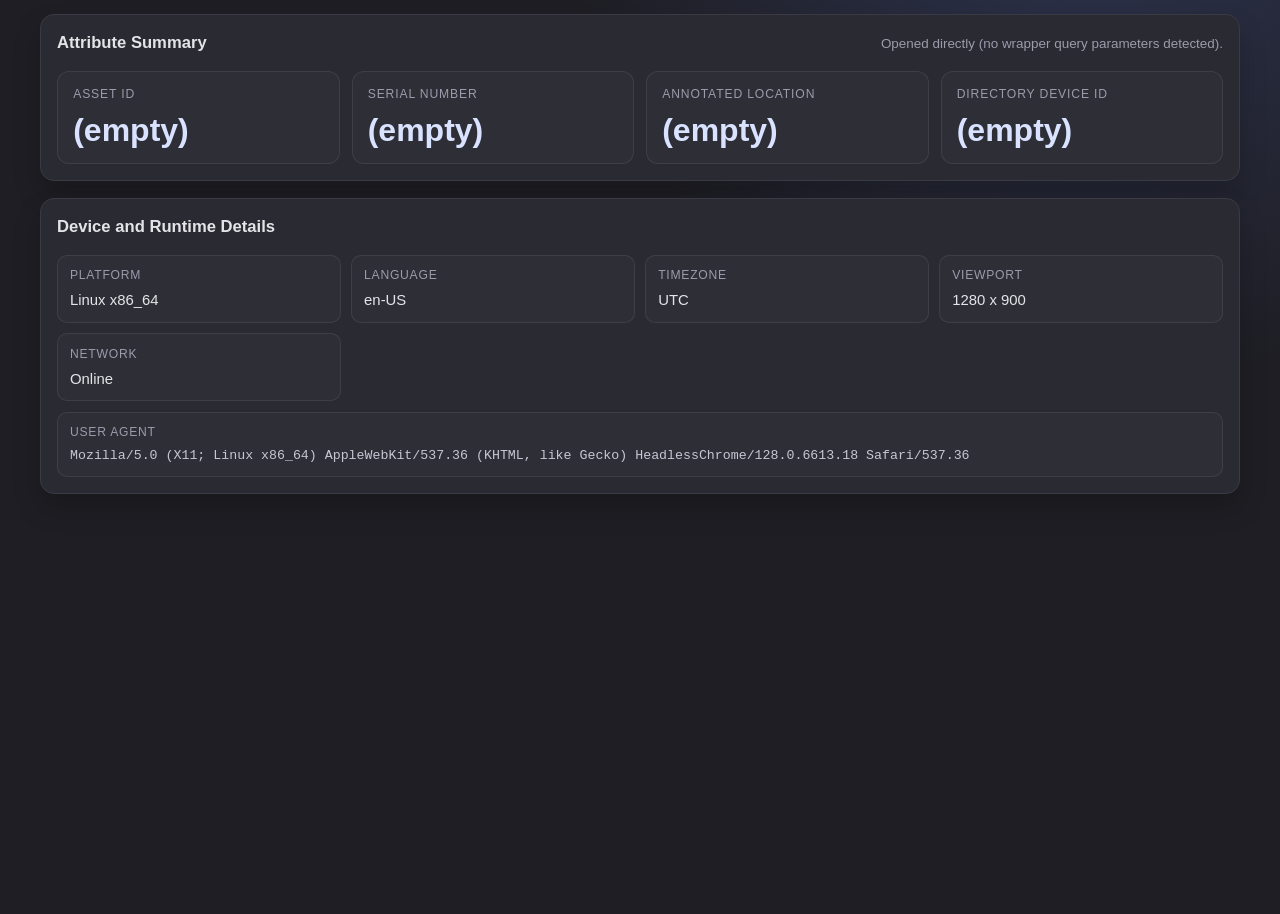
<file: docs/index.html>
<!doctype html>
<html lang="en">
  <head>
    <meta charset="utf-8" />
    <meta name="viewport" content="width=device-width, initial-scale=1" />
    <title>ChromeOS Device Information Panel</title>
    <link rel="stylesheet" href="style.css" />
  </head>
  <body>
    <main class="page-main">
      <section class="panel" aria-label="Device attributes">
        <div class="panel-head">
          <h2>Attribute Summary</h2>
          <span id="status" class="meta">Awaiting wrapper values.</span>
        </div>
        <div class="summary-grid">
          <article class="summary-item">
            <div class="label">Asset ID</div>
            <p id="assetId" class="value">--</p>
          </article>

          <article class="summary-item">
            <div class="label">Serial Number</div>
            <p id="serialNumber" class="value">--</p>
          </article>

          <article class="summary-item">
            <div class="label">Annotated Location</div>
            <p id="annotatedLocation" class="value">--</p>
          </article>

          <article class="summary-item">
            <div class="label">Directory Device ID</div>
            <p id="directoryDeviceId" class="value">--</p>
          </article>
        </div>
      </section>

      <section class="panel" aria-label="Runtime details">
        <div class="panel-head">
          <h2>Device and Runtime Details</h2>
        </div>
        <div class="details-grid">
          <div class="detail-row">
            <span class="detail-label">Platform</span>
            <span id="platform" class="detail-value">--</span>
          </div>
          <div class="detail-row">
            <span class="detail-label">Language</span>
            <span id="language" class="detail-value">--</span>
          </div>
          <div class="detail-row">
            <span class="detail-label">Timezone</span>
            <span id="timezone" class="detail-value">--</span>
          </div>
          <div class="detail-row">
            <span class="detail-label">Viewport</span>
            <span id="viewport" class="detail-value">--</span>
          </div>
          <div class="detail-row">
            <span class="detail-label">Network</span>
            <span id="onlineStatus" class="detail-value">--</span>
          </div>
          <div class="detail-row detail-row-wide">
            <span class="detail-label">User Agent</span>
            <span id="userAgent" class="detail-value detail-mono">--</span>
          </div>
        </div>
      </section>
    </main>

    <script src="app.js"></script>
  </body>
</html>
</file>
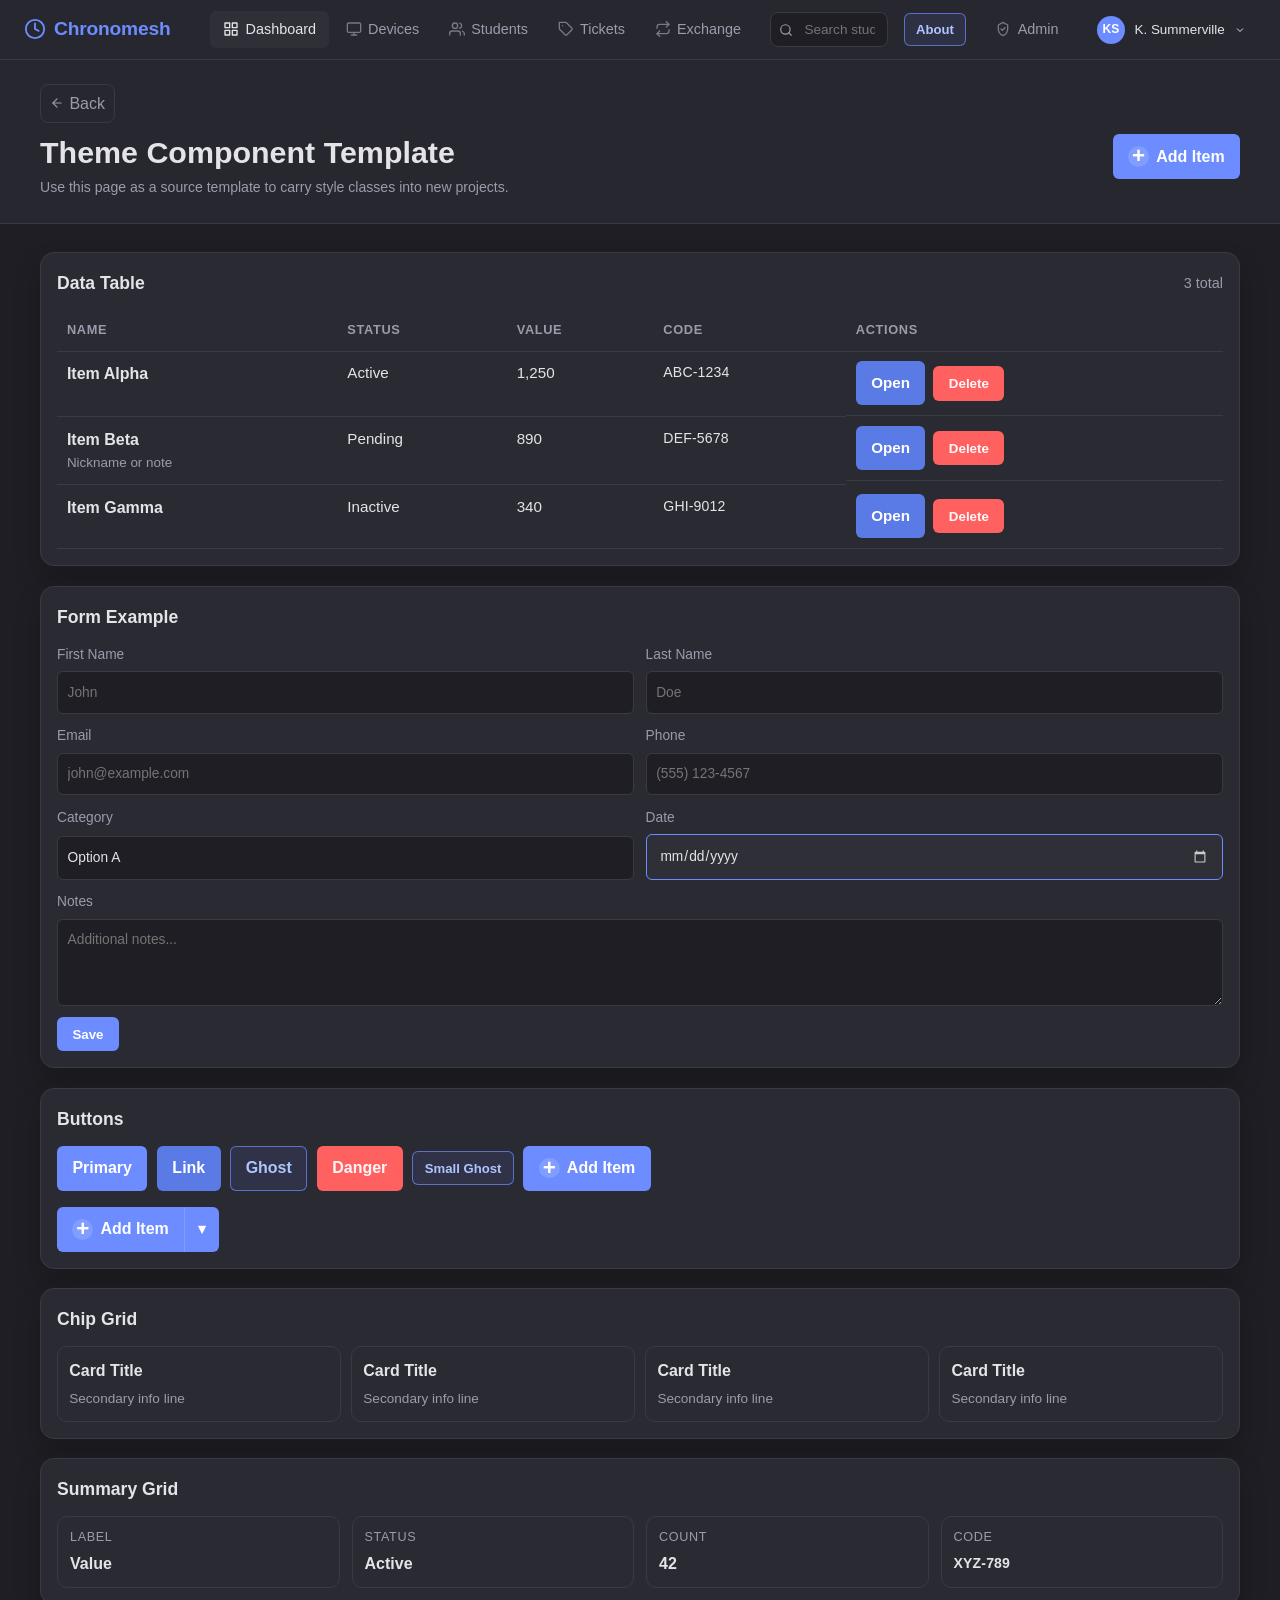
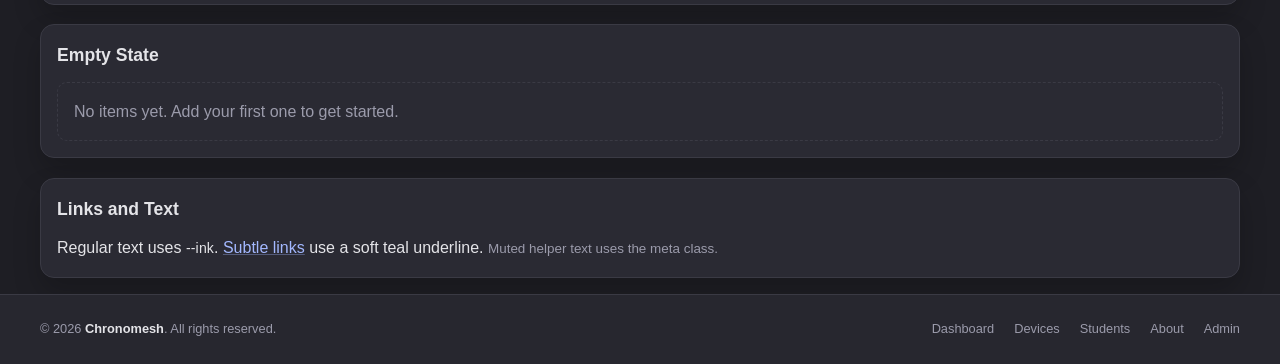
<file: Template.html>
<!DOCTYPE html>
<html lang="en">
<head>
  <meta charset="UTF-8" />
  <meta name="viewport" content="width=device-width, initial-scale=1.0" />
  <title>Theme Template</title>
  <meta name="description" content="Portable Chronomesh theme template with full CSS tokens, components, and layout patterns." />
  <style>
/* ══════════════════════════════════════════════════════
   THEME — Design System
   Dark-mode theme with blue-purple accent
   Fonts: System font stack
   ══════════════════════════════════════════════════════ */

/* ── Design Tokens ── */
:root {
  --bg: #1e1e24;
  --surface: #27272f;
  --surface-hover: #2f2f38;
  --border: #3a3a44;
  --text: #e4e4e8;
  --text-muted: #9b9bab;
  --accent: #6c8cff;
  --accent-hover: #849eff;
  --card-bg: #2a2a33;
  --danger: #ff6161;
}

/* ── Reset ── */
*, *::before, *::after {
  margin: 0;
  padding: 0;
  box-sizing: border-box;
}

[hidden] {
  display: none !important;
}

a {
  color: inherit;
  text-decoration: none;
}

/* ── Body ── */
body {
  font-family: -apple-system, BlinkMacSystemFont, 'Segoe UI', Roboto, Oxygen, sans-serif;
  background-color: var(--bg);
  color: var(--text);
  min-height: 100vh;
  display: flex;
  flex-direction: column;
  line-height: 1.6;
  font-variant-numeric: tabular-nums;
}

/* ── Navbar ── */
nav {
  display: flex;
  align-items: center;
  justify-content: space-between;
  padding: 0 1.5rem;
  height: 60px;
  background-color: var(--surface);
  border-bottom: 1px solid var(--border);
  position: sticky;
  top: 0;
  z-index: 100;
  gap: 1rem;
}

.nav-left {
  display: flex;
  align-items: center;
  gap: 2.5rem;
}

.app-name {
  display: flex;
  align-items: center;
  gap: 0.5rem;
  font-size: 1.2rem;
  font-weight: 600;
  letter-spacing: -0.01em;
  color: var(--accent);
}

.app-logo {
  width: 22px;
  height: 22px;
  flex-shrink: 0;
}

.nav-links {
  display: flex;
  align-items: center;
  gap: 0.25rem;
  list-style: none;
}

.nav-links a {
  display: inline-flex;
  align-items: center;
  gap: 0.4rem;
  padding: 0.45rem 0.8rem;
  border-radius: 6px;
  font-size: 0.9rem;
  font-weight: 500;
  color: var(--text-muted);
  transition: color 0.15s ease, background-color 0.15s ease;
}

.nav-icon {
  width: 16px;
  height: 16px;
  flex-shrink: 0;
  opacity: 0.7;
}

.nav-links a:hover {
  color: var(--text);
  background-color: var(--surface-hover);
}

.nav-links a:hover .nav-icon {
  opacity: 1;
}

.nav-links a.active {
  color: var(--text);
  background-color: var(--surface-hover);
}

.nav-links a.active .nav-icon {
  opacity: 1;
}

.nav-right-link {
  display: inline-flex;
  align-items: center;
  gap: 0.4rem;
  padding: 0.45rem 0.8rem;
  border-radius: 6px;
  font-size: 0.9rem;
  font-weight: 500;
  color: var(--text-muted);
  transition: color 0.15s ease, background-color 0.15s ease;
}

.nav-right-link:hover {
  color: var(--text);
  background-color: var(--surface-hover);
}

.nav-right {
  display: flex;
  align-items: center;
  gap: 1rem;
}

.nav-user {
  font-size: 0.84rem;
  color: var(--text-muted);
  max-width: 220px;
  overflow: hidden;
  text-overflow: ellipsis;
  white-space: nowrap;
}

.btn-login {
  display: inline-flex;
  align-items: center;
  gap: 0.5rem;
  padding: 0.5rem 1.15rem;
  background-color: var(--accent);
  color: #fff;
  border: none;
  border-radius: 6px;
  font-size: 0.875rem;
  font-weight: 500;
  cursor: pointer;
  transition: background-color 0.15s ease;
}

.btn-login:hover {
  background-color: var(--accent-hover);
}

.btn-login svg {
  width: 18px;
  height: 18px;
}

/* ── Page Header ── */
.page-header {
  background: var(--surface);
  border-bottom: 1px solid var(--border);
  padding: 1.5rem 0;
}

.page-header-inner {
  width: min(1200px, 96vw);
  margin: 0 auto;
}

.page-back-button {
  display: flex;
  align-items: center;
  gap: 0.35rem;
  font-size: 0.82rem;
  color: var(--text-muted);
  margin-bottom: 0.7rem;
  background: transparent;
  border: 1px solid var(--border);
  border-radius: 8px;
  padding: 0.35rem 0.55rem;
  cursor: pointer;
  font: inherit;
  transition: border-color 120ms ease, color 120ms ease, background-color 120ms ease;
}

.page-back-button svg {
  width: 14px;
  height: 14px;
}

.page-back-button:hover {
  color: var(--text);
  border-color: rgba(108, 140, 255, 0.5);
  background: rgba(108, 140, 255, 0.1);
}

.page-title-row {
  display: flex;
  align-items: flex-start;
  justify-content: space-between;
  gap: 1rem;
  flex-wrap: wrap;
}

.page-title-row h1 {
  margin: 0;
  font-size: clamp(1.3rem, 3.5vw, 1.9rem);
  font-weight: 700;
  line-height: 1.2;
}

.page-title-row .subtitle {
  color: var(--text-muted);
  font-size: 0.88rem;
  margin: 0.35rem 0 0;
}

.page-actions {
  display: flex;
  flex-wrap: wrap;
  gap: 0.5rem;
  align-items: center;
  flex-shrink: 0;
}

.page-tabs-bar {
  display: flex;
  align-items: center;
  justify-content: space-between;
  gap: 1rem;
  flex-wrap: wrap;
}

/* ── Page Content ── */
.page-main {
  width: min(1200px, 96vw);
  margin: 1.8rem auto 1rem;
  display: grid;
  gap: 1.2rem;
  flex: 1;
  align-content: start;
  align-items: start;
}

/* ── Footer ── */
footer {
  padding: 1.5rem 2rem;
  border-top: 1px solid var(--border);
  background-color: var(--surface);
  margin-top: auto;
}

.footer-inner {
  max-width: 1200px;
  margin: 0 auto;
  display: flex;
  align-items: center;
  justify-content: space-between;
  font-size: 0.8rem;
  color: var(--text-muted);
}

.footer-inner .brand {
  font-weight: 600;
  color: var(--text);
}

.footer-links {
  display: flex;
  gap: 1.25rem;
}

.footer-links a {
  color: var(--text-muted);
  font-size: 0.8rem;
  transition: color 0.15s ease;
}

.footer-links a:hover {
  color: var(--text);
}

/* ── Panels / Cards ── */
.panel {
  background: var(--card-bg);
  border: 1px solid var(--border);
  border-radius: 14px;
  padding: 1rem;
  box-shadow: 0 14px 28px rgba(0, 0, 0, 0.2);
  height: fit-content;
  align-self: start;
  transition: border-color 0.15s ease, box-shadow 0.15s ease;
}

.panel:hover {
  border-color: rgba(108,140,255,0.3);
}

.panel-head {
  display: flex;
  justify-content: space-between;
  align-items: center;
  gap: 0.8rem;
  margin-bottom: 0.8rem;
}

.panel-head h2 {
  margin: 0;
  font-size: 1.1rem;
}

.panel-head span {
  color: var(--text-muted);
  font-size: 0.9rem;
}

.panel-head-actions {
  display: flex;
  align-items: center;
  gap: 0.75rem;
  flex-wrap: wrap;
}

/* ── Buttons ── */
.button {
  border: 1px solid transparent;
  border-radius: 6px;
  background: var(--accent);
  color: #fff;
  text-decoration: none;
  display: inline-flex;
  align-items: center;
  justify-content: center;
  padding: 0.55rem 0.9rem;
  font-weight: 600;
  cursor: pointer;
  transition: background-color 0.15s ease, transform 120ms ease;
}

.button:hover {
  background-color: var(--accent-hover);
  transform: translateY(-1px);
}

.button-link {
  background: #5a7ae6;
}

.button-ghost {
  background: rgba(108, 140, 255, 0.1);
  color: #b0c4ff;
  border-color: rgba(108, 140, 255, 0.7);
}

.button-danger {
  background: var(--danger);
  color: #fff7f7;
}

.button-add {
  gap: 0.45rem;
  font-size: 1rem;
}

.btn-sm {
  padding: 0.32rem 0.72rem !important;
  font-size: 0.82rem !important;
  border-radius: 6px !important;
}

.button.is-active {
  border-color: rgba(108, 140, 255, 0.8);
  color: #d0ddff;
  background: rgba(108, 140, 255, 0.2);
}

/* ── Split Action (Button + Dropdown) ── */
.split-action {
  position: relative;
  display: inline-flex;
  align-items: stretch;
}

.split-main {
  border-top-right-radius: 0;
  border-bottom-right-radius: 0;
}

.split-toggle {
  min-width: 2.2rem;
  padding: 0.55rem 0.55rem;
  border-top-left-radius: 0;
  border-bottom-left-radius: 0;
  border-left: 1px solid rgba(255, 255, 255, 0.15);
  font-size: 0.92rem;
  line-height: 1;
}

.split-menu {
  position: absolute;
  right: 0;
  top: calc(100% + 0.45rem);
  min-width: 220px;
  background: var(--surface);
  border: 1px solid var(--border);
  border-radius: 10px;
  box-shadow: 0 16px 28px rgba(0, 0, 0, 0.35);
  overflow: hidden;
  z-index: 20;
}

.split-menu-item {
  display: block;
  padding: 0.62rem 0.72rem;
  color: var(--text);
  text-decoration: none;
  font-size: 0.9rem;
  background: transparent;
}

.split-menu-item:hover {
  background: rgba(108, 140, 255, 0.13);
}

.plus-icon {
  display: inline-flex;
  align-items: center;
  justify-content: center;
  width: 1.3rem;
  height: 1.3rem;
  border-radius: 999px;
  background: rgba(255, 255, 255, 0.15);
  color: #fff;
  font-size: 1.4rem;
  line-height: 1;
  font-weight: 700;
}

/* ── Tables ── */
.table-wrap {
  width: 100%;
  overflow-x: auto;
}

table {
  width: 100%;
  border-collapse: collapse;
  min-width: 820px;
}

th,
td {
  text-align: left;
  padding: 0.62rem;
  border-bottom: 1px solid var(--border);
  vertical-align: top;
}

td {
  font-size: 0.95rem;
}

td strong {
  font-size: 1rem;
}

th {
  font-size: 0.8rem;
  text-transform: uppercase;
  letter-spacing: 0.05em;
  color: var(--text-muted);
}

.sort-arrow {
  display: inline-block;
  margin-left: 2px;
  font-size: 0.7rem;
  color: rgba(255, 255, 255, 0.22);
  text-decoration: none;
  line-height: 1;
}

.sort-arrow:hover {
  color: rgba(255, 255, 255, 0.6);
}

.sort-arrow.active {
  color: var(--accent);
}

.sort-link {
  color: inherit;
  text-decoration: none;
  transition: color 130ms ease;
}

.sort-link:hover {
  color: var(--text);
}

.sort-link.active {
  color: var(--accent);
}

.row-actions {
  display: flex;
  gap: 0.5rem;
  align-items: center;
  white-space: nowrap;
}

/* ── Forms ── */
.form-grid {
  display: grid;
  grid-template-columns: repeat(2, minmax(180px, 1fr));
  gap: 0.7rem;
}

.vehicle-edit-grid {
  grid-template-columns: repeat(3, minmax(160px, 1fr));
  margin-top: 1.1rem;
}

label {
  display: grid;
  gap: 0.36rem;
  font-size: 0.86rem;
  color: var(--text-muted);
}

input,
select,
textarea {
  width: 100%;
  border: 1px solid var(--border);
  border-radius: 6px;
  padding: 0.58rem 0.6rem;
  font: inherit;
  color: var(--text);
  background: var(--bg);
}

input[type="date"] {
  padding: 0.62rem 0.8rem;
  background-color: var(--surface-hover);
  border-color: var(--accent);
  color: var(--text);
}

input[type="date"]::-webkit-calendar-picker-indicator {
  filter: invert(0.8);
  cursor: pointer;
}

textarea {
  resize: vertical;
}

select {
  appearance: none;
}

input:focus,
select:focus,
textarea:focus {
  outline: 2px solid rgba(108, 140, 255, 0.55);
  outline-offset: 1px;
}

.full {
  grid-column: 1 / -1;
}

.form-actions {
  grid-column: 1 / -1;
  display: flex;
  justify-content: flex-start;
}

.form-spacer {
  grid-column: 1 / -1;
  height: 0.55rem;
}

/* ── Tabs ── */
.tabs-container {
  display: flex;
  gap: 0.5rem;
  border-bottom: 1px solid transparent;
  margin-bottom: 0;
  padding-bottom: 0;
}

.page-tabs-bar .tabs-container { gap: 0; }

.tab-button {
  border: none;
  background: transparent;
  color: var(--text-muted);
  padding: 0.5rem 0.8rem;
  font-family: inherit;
  font-size: 0.9rem;
  font-weight: 500;
  cursor: pointer;
  text-decoration: none;
  border-bottom: 2px solid transparent;
  transition: color 150ms ease, border-color 150ms ease;
}

.tab-button:hover {
  color: var(--text);
}

.tab-button.active {
  color: var(--accent);
  border-bottom-color: var(--accent);
}

.subtabs-container {
  display: flex;
  flex-wrap: wrap;
  gap: 0.45rem;
  margin-top: 0.5rem;
}

.subtab-button {
  display: inline-flex;
  align-items: center;
  padding: 0.34rem 0.7rem;
  border-radius: 999px;
  border: 1px solid var(--border);
  color: var(--text-muted);
  text-decoration: none;
  font-size: 0.82rem;
  transition: color 130ms ease, border-color 130ms ease, background 130ms ease;
}

.subtab-button:hover {
  color: var(--text);
  border-color: rgba(108, 140, 255, 0.55);
}

.subtab-button.active {
  color: #fff;
  background: var(--accent);
  border-color: var(--accent);
}

.tab-content {
  display: none;
}

.tab-content.active {
  display: block;
}

/* ── Chips (Card Grid) ── */
.customer-chips {
  display: grid;
  grid-template-columns: repeat(auto-fit, minmax(220px, 1fr));
  gap: 0.65rem;
}

.chip {
  border: 1px solid var(--border);
  border-radius: 10px;
  padding: 0.7rem;
  text-decoration: none;
  color: var(--text);
  background: var(--card-bg);
  display: grid;
  gap: 0.25rem;
}

.chip span {
  color: var(--text-muted);
  font-size: 0.85rem;
}

/* ── Summary Grid ── */
.vehicle-summary {
  display: grid;
  grid-template-columns: repeat(auto-fit, minmax(180px, 1fr));
  gap: 0.75rem;
}

.vehicle-summary-item {
  border: 1px solid var(--border);
  border-radius: 10px;
  padding: 0.65rem 0.75rem;
  background: var(--card-bg);
  display: grid;
  gap: 0.2rem;
}

.vehicle-summary-label {
  color: var(--text-muted);
  font-size: 0.79rem;
  text-transform: uppercase;
  letter-spacing: 0.05em;
}

/* ── Utility Classes ── */
.meta {
  color: var(--text-muted);
  font-size: 0.84rem;
}

.mono {
  font-family: inherit;
  font-size: 0.88rem;
  letter-spacing: 0.01em;
}

.subtle-link {
  color: #a3b8ff;
  text-decoration: underline;
  text-decoration-color: rgba(163, 184, 255, 0.35);
}

.empty {
  border: 1px dashed var(--border);
  border-radius: 10px;
  padding: 1rem;
  color: var(--text-muted);
}

/* ── Login Card ── */
.login-wrap {
  min-height: 100vh;
  display: flex;
  align-items: center;
  justify-content: center;
}

.login-card {
  background: var(--surface);
  border: 1px solid var(--border);
  border-radius: 10px;
  padding: 2.8rem 2.4rem;
  text-align: center;
  max-width: 380px;
  width: 100%;
}

.login-card h1 {
  margin: 0 0 0.3rem;
  font-size: 1.9rem;
  color: var(--accent);
}

.login-card p {
  color: var(--text-muted);
  margin: 0 0 2rem;
  font-size: 0.95rem;
}

/* ── Status Badges ── */
.status-badge {
  display: inline-block;
  padding: 0.2rem 0.55rem;
  border-radius: 999px;
  font-size: 0.78rem;
  font-weight: 500;
  white-space: nowrap;
}
.status-active    { background: rgba(108,140,255,0.15); color: #6c8cff; }
.status-pending   { background: rgba(255,179,92,0.15);  color: #ffb35c; }
.status-damaged   { background: rgba(255,97,97,0.15);   color: #ff6161; }
.status-repair    { background: rgba(255,179,92,0.15);  color: #ffb35c; }
.status-lost      { background: rgba(155,155,171,0.15); color: #9b9bab; }
.status-deprov    { background: rgba(155,155,171,0.1);  color: #6b6b7d; }
.status-open      { background: rgba(255,179,92,0.15);  color: #ffb35c; }
.status-inprogress { background: rgba(108,140,255,0.15); color: #6c8cff; }
.status-completed { background: rgba(155,155,171,0.15); color: #9b9bab; }

/* ── Search Dropdown ── */
.search-wrap { position: relative; }
.search-dropdown {
  position: absolute;
  top: 100%;
  left: 0;
  right: 0;
  background: var(--surface);
  border: 1px solid var(--border);
  border-radius: 10px;
  max-height: 240px;
  overflow-y: auto;
  z-index: 50;
  margin-top: 4px;
}
.search-dropdown-item {
  padding: 0.5rem 0.7rem;
  cursor: pointer;
  font-size: 0.9rem;
  display: block;
  color: var(--text);
  text-decoration: none;
}
.search-dropdown-item:hover { background: rgba(108,140,255,0.13); }

/* ── Pagination ── */
.pagination {
  display: flex;
  align-items: center;
  gap: 0.35rem;
  justify-content: center;
  padding: 1rem 0 0.5rem;
  flex-wrap: wrap;
}
.pagination a, .pagination span {
  display: inline-flex;
  align-items: center;
  justify-content: center;
  min-width: 2rem;
  height: 2rem;
  padding: 0 0.5rem;
  border-radius: 8px;
  font-size: 0.85rem;
  text-decoration: none;
  color: var(--text-muted);
  border: 1px solid transparent;
}
.pagination a:hover {
  color: var(--text);
  border-color: var(--border);
}
.pagination .current-page {
  color: var(--accent);
  font-weight: 600;
  border-color: rgba(108,140,255,0.4);
  background: rgba(108,140,255,0.08);
}

/* ── Filter Bar ── */
.filter-bar {
  display: flex;
  gap: 0.6rem;
  align-items: flex-end;
  flex-wrap: wrap;
}
.filter-bar label {
  flex: 1;
  min-width: 140px;
}
.filter-bar .filter-search {
  flex: 2;
  min-width: 200px;
}
.filter-bar .filter-actions {
  display: flex;
  gap: 0.4rem;
  align-items: flex-end;
  padding-bottom: 1px;
}

/* ── Alert Banners ── */
.alert {
  padding: 0.75rem 1.25rem;
  border-radius: 8px;
  font-size: 0.875rem;
  margin-bottom: 1rem;
}
.alert-success {
  background: rgba(108,140,255,0.12);
  border: 1px solid var(--accent);
  color: var(--accent);
}
.alert-error {
  background: rgba(255,97,97,0.12);
  border: 1px solid var(--danger);
  color: var(--danger);
}

/* ── Nav Center (global search) ── */
.nav-center {
  flex: 1;
  max-width: 420px;
  position: relative;
}

.nav-search-wrap {
  position: relative;
}

.nav-search-input {
  width: 100%;
  background: var(--bg);
  border: 1px solid var(--border);
  border-radius: 8px;
  padding: 0.38rem 0.7rem 0.38rem 2.1rem;
  font: inherit;
  font-size: 0.85rem;
  color: var(--text);
  transition: border-color 0.15s ease;
}

.nav-search-input:focus {
  outline: none;
  border-color: var(--accent);
}

.nav-search-icon {
  position: absolute;
  left: 0.6rem;
  top: 50%;
  transform: translateY(-50%);
  width: 14px;
  height: 14px;
  color: var(--text-muted);
  pointer-events: none;
}

.nav-search-dropdown {
  position: absolute;
  top: calc(100% + 0.4rem);
  left: 0;
  right: 0;
  background: var(--surface);
  border: 1px solid var(--border);
  border-radius: 10px;
  box-shadow: 0 16px 32px rgba(0,0,0,0.4);
  overflow: hidden;
  z-index: 300;
  display: none;
}

.nav-search-dropdown.open {
  display: block;
}

/* ── User Menu ── */
.user-menu {
  position: relative;
  display: flex;
  align-items: center;
}

.user-menu-toggle {
  display: flex;
  align-items: center;
  gap: 0.6rem;
  padding: 0.3rem 0.6rem;
  border-radius: 6px;
  border: none;
  background: transparent;
  color: var(--text);
  cursor: pointer;
  font: inherit;
  font-size: 0.84rem;
  transition: background-color 0.15s ease;
}

.user-menu-toggle:hover {
  background-color: var(--surface-hover);
}

.user-avatar {
  width: 28px;
  height: 28px;
  border-radius: 999px;
  background: var(--accent);
  color: #fff;
  display: flex;
  align-items: center;
  justify-content: center;
  font-size: 0.75rem;
  font-weight: 600;
  flex-shrink: 0;
}

.user-menu-dropdown {
  position: absolute;
  right: 0;
  top: calc(100% + 0.4rem);
  min-width: 220px;
  background: var(--surface);
  border: 1px solid var(--border);
  border-radius: 10px;
  box-shadow: 0 12px 24px rgba(0, 0, 0, 0.35);
  overflow: hidden;
  z-index: 200;
  display: none;
}

.user-menu-dropdown.open {
  display: block;
}

.user-menu-info {
  padding: 0.8rem 0.9rem;
  border-bottom: 1px solid var(--border);
}

.user-menu-info .name {
  font-weight: 600;
  font-size: 0.88rem;
}

.user-menu-info .email {
  color: var(--text-muted);
  font-size: 0.8rem;
}

.user-menu-dropdown a {
  display: flex;
  align-items: center;
  gap: 0.55rem;
  padding: 0.6rem 0.9rem;
  font-size: 0.88rem;
  color: var(--text);
  transition: background 0.1s ease;
}

.user-menu-dropdown a:hover {
  background: rgba(108,140,255,0.1);
}

.user-menu-dropdown a svg {
  width: 16px;
  height: 16px;
  opacity: 0.6;
}

.user-menu-dropdown .sign-out {
  border-top: 1px solid var(--border);
  color: var(--danger);
}

.user-menu-dropdown .sign-out:hover {
  background: rgba(255,97,97,0.08);
}

/* ── Clickable Row ── */
tr.clickable-row { cursor: pointer; transition: background 100ms; }
tr.clickable-row:hover { background: rgba(108,140,255,0.05); }

/* ── Responsive ── */
@media (max-width: 640px) {
  nav {
    padding: 0 1rem;
  }

  .nav-links {
    display: none;
  }

  .page-main {
    width: min(96vw, 680px);
    margin: 1rem auto 2rem;
  }

  .split-action {
    width: 100%;
  }

  .split-main {
    flex: 1;
  }

  .form-grid {
    grid-template-columns: 1fr;
  }

  .vehicle-edit-grid {
    grid-template-columns: 1fr;
  }

  table {
    min-width: 680px;
  }

  .footer-inner {
    flex-direction: column;
    gap: 0.75rem;
    text-align: center;
  }
}
  </style>
</head>
<body>

  <nav>
    <div class="nav-left">
      <a href="#" class="app-name">
        <svg class="app-logo" viewBox="0 0 24 24" fill="none" stroke="currentColor" stroke-width="2" stroke-linecap="round" stroke-linejoin="round">
          <circle cx="12" cy="12" r="10"/>
          <polyline points="12 6 12 12 16 14"/>
        </svg>
        Chronomesh
      </a>
      <ul class="nav-links">
        <li><a href="#" class="active"><svg class="nav-icon" viewBox="0 0 24 24" fill="none" stroke="currentColor" stroke-width="2" stroke-linecap="round" stroke-linejoin="round"><rect x="3" y="3" width="7" height="7"/><rect x="14" y="3" width="7" height="7"/><rect x="3" y="14" width="7" height="7"/><rect x="14" y="14" width="7" height="7"/></svg>Dashboard</a></li>
        <li><a href="#"><svg class="nav-icon" viewBox="0 0 24 24" fill="none" stroke="currentColor" stroke-width="2" stroke-linecap="round" stroke-linejoin="round"><rect x="2" y="3" width="20" height="14" rx="2" ry="2"/><line x1="8" y1="21" x2="16" y2="21"/><line x1="12" y1="17" x2="12" y2="21"/></svg>Devices</a></li>
        <li><a href="#"><svg class="nav-icon" viewBox="0 0 24 24" fill="none" stroke="currentColor" stroke-width="2" stroke-linecap="round" stroke-linejoin="round"><path d="M17 21v-2a4 4 0 0 0-4-4H5a4 4 0 0 0-4 4v2"/><circle cx="9" cy="7" r="4"/><path d="M23 21v-2a4 4 0 0 0-3-3.87"/><path d="M16 3.13a4 4 0 0 1 0 7.75"/></svg>Students</a></li>
        <li><a href="#"><svg class="nav-icon" viewBox="0 0 24 24" fill="none" stroke="currentColor" stroke-width="2" stroke-linecap="round" stroke-linejoin="round"><path d="M20.59 13.41l-7.17 7.17a2 2 0 0 1-2.83 0L2 12V2h10l8.59 8.59a2 2 0 0 1 0 2.82z"/><line x1="7" y1="7" x2="7.01" y2="7"/></svg>Tickets</a></li>
        <li><a href="#"><svg class="nav-icon" viewBox="0 0 24 24" fill="none" stroke="currentColor" stroke-width="2" stroke-linecap="round" stroke-linejoin="round"><polyline points="17 1 21 5 17 9"/><path d="M3 11V9a4 4 0 0 1 4-4h14"/><polyline points="7 23 3 19 7 15"/><path d="M21 13v2a4 4 0 0 1-4 4H3"/></svg>Exchange</a></li>
      </ul>
    </div>

    <div class="nav-center">
      <div class="nav-search-wrap">
        <svg class="nav-search-icon" viewBox="0 0 24 24" fill="none" stroke="currentColor" stroke-width="2" stroke-linecap="round" stroke-linejoin="round"><circle cx="11" cy="11" r="8"/><line x1="21" y1="21" x2="16.65" y2="16.65"/></svg>
        <input class="nav-search-input" type="text" placeholder="Search students or devices..." autocomplete="off">
        <div class="nav-search-dropdown" id="navSearchDropdown"></div>
      </div>
    </div>

    <div class="nav-right">
      <a class="button btn-sm button-ghost" href="#">About</a>
      <a class="nav-right-link" href="#"><svg class="nav-icon" viewBox="0 0 24 24" fill="none" stroke="currentColor" stroke-width="2" stroke-linecap="round" stroke-linejoin="round"><path d="M12 2l7 4v6c0 5-3.5 8.5-7 10-3.5-1.5-7-5-7-10V6l7-4z"/><path d="M9 12l2 2 4-4"/></svg>Admin</a>
      <div class="user-menu">
        <button class="user-menu-toggle" id="userMenuToggle">
          <span class="user-avatar">KS</span>
          <span>K. Summerville</span>
          <svg width="12" height="12" viewBox="0 0 24 24" fill="none" stroke="currentColor" stroke-width="2"><polyline points="6 9 12 15 18 9"/></svg>
        </button>
        <div class="user-menu-dropdown" id="userMenuDropdown">
          <div class="user-menu-info">
            <div class="name">K. Summerville</div>
            <div class="email">user@example.com</div>
          </div>
          <a href="#">Admin Settings</a>
          <a href="#">About</a>
          <a href="#" class="sign-out">Sign Out</a>
        </div>
      </div>
    </div>
  </nav>

  <header class="page-header">
    <div class="page-header-inner">
      <button class="page-back-button" type="button" aria-label="Go back" onclick="history.back()">
        <svg viewBox="0 0 24 24" fill="none" stroke="currentColor" stroke-width="2" stroke-linecap="round" stroke-linejoin="round" aria-hidden="true">
          <line x1="19" y1="12" x2="5" y2="12"/>
          <polyline points="12 19 5 12 12 5"/>
        </svg>
        Back
      </button>

      <div class="page-title-row">
        <div>
          <h1>Theme Component Template</h1>
          <p class="subtitle">Use this page as a source template to carry style classes into new projects.</p>
        </div>
        <div class="page-actions">
          <a class="button button-add" href="#"><span class="plus-icon">+</span> Add Item</a>
        </div>
      </div>

    </div>
  </header>

  <main class="page-main">
    <section class="panel">
      <div class="panel-head">
        <h2>Data Table</h2>
        <span>3 total</span>
      </div>
      <div class="table-wrap">
        <table>
          <thead>
            <tr>
              <th>Name</th>
              <th>Status</th>
              <th>Value</th>
              <th>Code</th>
              <th>Actions</th>
            </tr>
          </thead>
          <tbody>
            <tr>
              <td><strong>Item Alpha</strong></td>
              <td>Active</td>
              <td>1,250</td>
              <td class="mono">ABC-1234</td>
              <td class="row-actions">
                <a class="button button-link" href="#">Open</a>
                <button class="button button-danger" type="button">Delete</button>
              </td>
            </tr>
            <tr>
              <td><strong>Item Beta</strong><div class="meta">Nickname or note</div></td>
              <td>Pending</td>
              <td>890</td>
              <td class="mono">DEF-5678</td>
              <td class="row-actions">
                <a class="button button-link" href="#">Open</a>
                <button class="button button-danger" type="button">Delete</button>
              </td>
            </tr>
            <tr>
              <td><strong>Item Gamma</strong></td>
              <td>Inactive</td>
              <td>340</td>
              <td class="mono">GHI-9012</td>
              <td class="row-actions">
                <a class="button button-link" href="#">Open</a>
                <button class="button button-danger" type="button">Delete</button>
              </td>
            </tr>
          </tbody>
        </table>
      </div>
    </section>

    <section class="panel">
      <div class="panel-head">
        <h2>Form Example</h2>
      </div>
      <div class="form-grid">
        <label>
          First Name
          <input type="text" placeholder="John" />
        </label>
        <label>
          Last Name
          <input type="text" placeholder="Doe" />
        </label>
        <label>
          Email
          <input type="email" placeholder="john@example.com" />
        </label>
        <label>
          Phone
          <input type="tel" placeholder="(555) 123-4567" />
        </label>
        <label>
          Category
          <select>
            <option>Option A</option>
            <option>Option B</option>
            <option>Option C</option>
          </select>
        </label>
        <label>
          Date
          <input type="date" />
        </label>
        <label class="full">
          Notes
          <textarea rows="3" placeholder="Additional notes..."></textarea>
        </label>
        <div class="form-actions">
          <button class="button" type="submit">Save</button>
        </div>
      </div>
    </section>

    <section class="panel">
      <div class="panel-head">
        <h2>Buttons</h2>
      </div>
      <div style="display: flex; flex-wrap: wrap; gap: 0.6rem; align-items: center;">
        <a class="button" href="#">Primary</a>
        <a class="button button-link" href="#">Link</a>
        <a class="button button-ghost" href="#">Ghost</a>
        <a class="button button-danger" href="#">Danger</a>
        <a class="button button-ghost btn-sm" href="#">Small Ghost</a>
        <a class="button button-add" href="#"><span class="plus-icon">+</span> Add Item</a>
      </div>

      <div style="margin-top: 1rem;">
        <div class="split-action">
          <a class="button button-add split-main" href="#"><span class="plus-icon">+</span> Add Item</a>
          <button class="button split-toggle" type="button" aria-label="More actions">&#9662;</button>
          <div class="split-menu" hidden>
            <a class="split-menu-item" href="#">Import from CSV</a>
            <a class="split-menu-item" href="#">Bulk Upload</a>
          </div>
        </div>
      </div>
    </section>

    <section class="panel">
      <div class="panel-head">
        <h2>Chip Grid</h2>
      </div>
      <div class="customer-chips">
        <a class="chip" href="#">
          <strong>Card Title</strong>
          <span>Secondary info line</span>
        </a>
        <a class="chip" href="#">
          <strong>Card Title</strong>
          <span>Secondary info line</span>
        </a>
        <a class="chip" href="#">
          <strong>Card Title</strong>
          <span>Secondary info line</span>
        </a>
        <a class="chip" href="#">
          <strong>Card Title</strong>
          <span>Secondary info line</span>
        </a>
      </div>
    </section>

    <section class="panel">
      <div class="panel-head">
        <h2>Summary Grid</h2>
      </div>
      <div class="vehicle-summary">
        <div class="vehicle-summary-item">
          <span class="vehicle-summary-label">Label</span>
          <strong>Value</strong>
        </div>
        <div class="vehicle-summary-item">
          <span class="vehicle-summary-label">Status</span>
          <strong>Active</strong>
        </div>
        <div class="vehicle-summary-item">
          <span class="vehicle-summary-label">Count</span>
          <strong>42</strong>
        </div>
        <div class="vehicle-summary-item">
          <span class="vehicle-summary-label">Code</span>
          <strong class="mono">XYZ-789</strong>
        </div>
      </div>
    </section>

    <section class="panel">
      <div class="panel-head">
        <h2>Empty State</h2>
      </div>
      <div class="empty">
        <p>No items yet. Add your first one to get started.</p>
      </div>
    </section>

    <section class="panel">
      <div class="panel-head">
        <h2>Links and Text</h2>
      </div>
      <p>Regular text uses <code class="mono">--ink</code>. <a class="subtle-link" href="#">Subtle links</a> use a soft teal underline. <span class="meta">Muted helper text uses the meta class.</span></p>
    </section>
  </main>

  <footer>
    <div class="footer-inner">
      <span>&copy; 2026 <span class="brand">Chronomesh</span>. All rights reserved.</span>
      <div class="footer-links">
        <a href="#">Dashboard</a>
        <a href="#">Devices</a>
        <a href="#">Students</a>
        <a href="#">About</a>
        <a href="#">Admin</a>
      </div>
    </div>
  </footer>

  <script>
    document.querySelectorAll('.split-action').forEach((action) => {
      const toggle = action.querySelector('.split-toggle');
      const menu = action.querySelector('.split-menu');
      if (!toggle || !menu) return;

      toggle.addEventListener('click', (e) => {
        e.stopPropagation();
        menu.hidden = !menu.hidden;
      });

      document.addEventListener('click', (e) => {
        if (!action.contains(e.target)) menu.hidden = true;
      });

      document.addEventListener('keydown', (e) => {
        if (e.key === 'Escape') menu.hidden = true;
      });
    });
  </script>
</body>
</html>
</file>
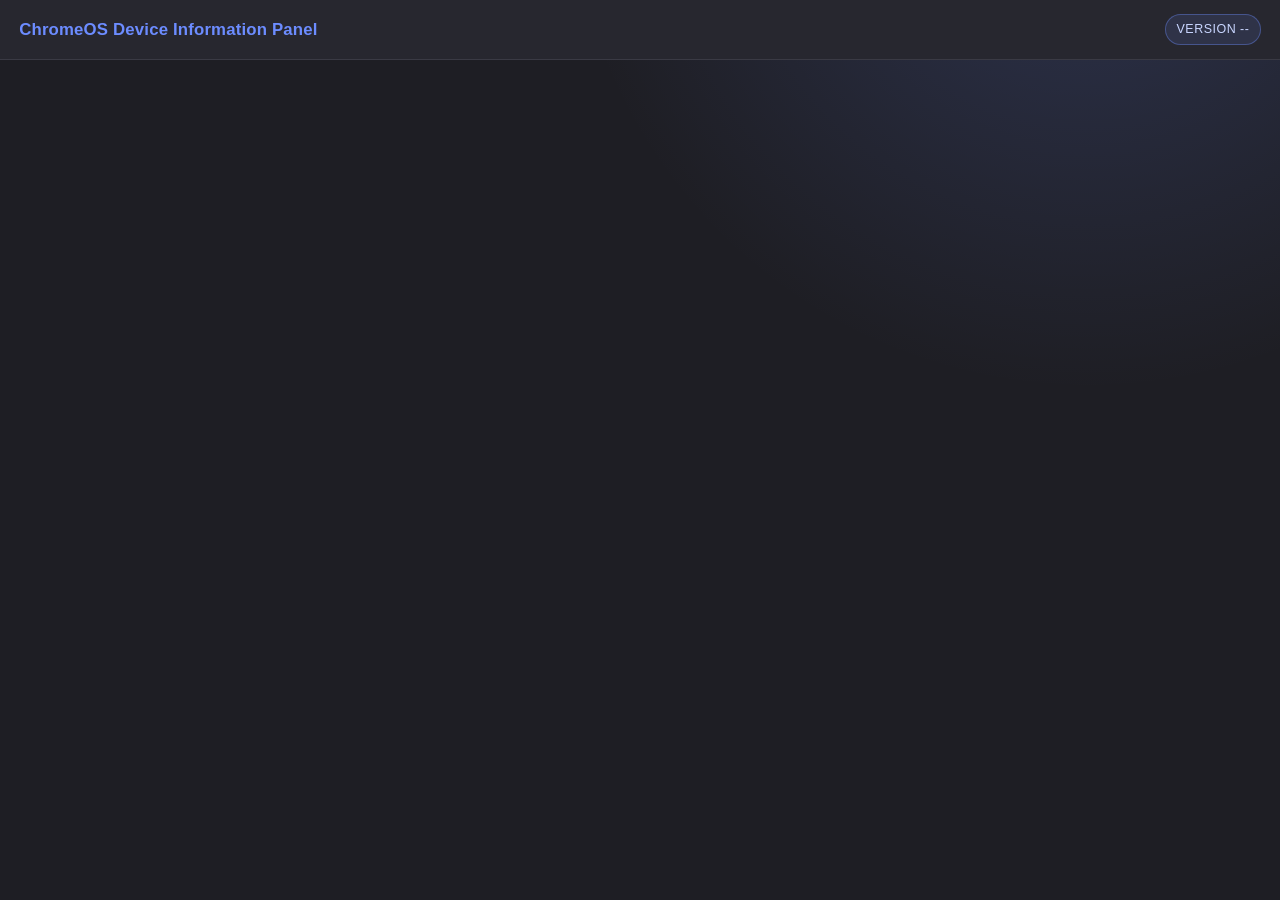
<file: window.html>
<!doctype html>
<html>
  <head>
    <meta charset="utf-8" />
    <meta name="viewport" content="width=device-width, initial-scale=1" />
    <title>Device Asset Tag</title>
    <link rel="stylesheet" href="window.css" />
  </head>
  <body>
    <nav>
      <div class="nav-left">
        <div class="app-name">ChromeOS Device Information Panel</div>
      </div>
      <div class="nav-right">
        <span id="appVersion" class="status-badge">Version --</span>
      </div>
    </nav>

    <section id="webSection" class="web-section hidden" aria-label="Hosted kiosk web app">
      <webview id="kioskWebview" class="kiosk-webview" partition="persist:kioskweb"></webview>
      <div id="overlay" class="overlay">
        <div class="overlay-card">
          <h2>Launching Hosted Kiosk App</h2>
          <p id="status" class="status">Using device attributes to start the configured URL.</p>
        </div>
      </div>
    </section>

    <main id="fallbackSection" class="page-main hidden">
      <section class="panel">
        <div class="panel-head">
          <h2>Attribute Summary</h2>
          <span id="fallbackStatus" class="meta">Hosted URL is not configured.</span>
        </div>
        <div class="summary-grid">
          <div class="summary-item">
            <div class="label">Asset ID</div>
            <div id="assetId" class="value">--</div>
          </div>
          <div class="summary-item">
            <div class="label">Serial Number</div>
            <div id="serialNumber" class="value">--</div>
          </div>
          <div class="summary-item">
            <div class="label">Annotated Location</div>
            <div id="annotatedLocation" class="value">--</div>
          </div>
          <div class="summary-item">
            <div class="label">Directory Device ID</div>
            <div id="directoryDeviceId" class="value">--</div>
          </div>
        </div>
      </section>

      <section class="panel">
        <div class="panel-head">
          <h2>Device and Runtime Details</h2>
        </div>
        <div class="details-grid">
          <div class="detail-row">
            <span class="detail-label">Platform</span>
            <span id="platform" class="detail-value">--</span>
          </div>
          <div class="detail-row">
            <span class="detail-label">Language</span>
            <span id="language" class="detail-value">--</span>
          </div>
          <div class="detail-row">
            <span class="detail-label">Timezone</span>
            <span id="timezone" class="detail-value">--</span>
          </div>
          <div class="detail-row">
            <span class="detail-label">Viewport</span>
            <span id="viewport" class="detail-value">--</span>
          </div>
          <div class="detail-row">
            <span class="detail-label">Network</span>
            <span id="onlineStatus" class="detail-value">--</span>
          </div>
          <div class="detail-row">
            <span class="detail-label">Hosted URL</span>
            <span id="hostedUrl" class="detail-value">--</span>
          </div>
          <div class="detail-row detail-row-wide">
            <span class="detail-label">User Agent</span>
            <span id="userAgent" class="detail-value detail-mono">--</span>
          </div>
        </div>
      </section>
    </main>

    <script src="window.config.js"></script>
    <script src="window.js"></script>
  </body>
</html>
</file>
<file: docs/style.css>
:root {
  --bg: #1e1e24;
  --surface: #27272f;
  --border: #3a3a44;
  --text: #e4e4e8;
  --text-muted: #9b9bab;
  --accent: #6c8cff;
  --card-bg: #2a2a33;
}

* {
  box-sizing: border-box;
}

html,
body {
  width: 100%;
  min-height: 100vh;
  margin: 0;
}

body {
  font-family: -apple-system, BlinkMacSystemFont, "Segoe UI", Roboto, Oxygen, sans-serif;
  background: radial-gradient(circle at 85% -15%, rgba(108, 140, 255, 0.2), transparent 35%), var(--bg);
  color: var(--text);
  line-height: 1.5;
  font-variant-numeric: tabular-nums;
}

.page-main {
  width: min(1200px, 96vw);
  margin: 0 auto;
}

.page-main {
  margin: 0.9rem auto 1.2rem;
  display: grid;
  gap: 1.1rem;
}

.panel {
  background: var(--card-bg);
  border: 1px solid var(--border);
  border-radius: 14px;
  padding: 1rem;
  box-shadow: 0 14px 28px rgba(0, 0, 0, 0.2);
}

.panel-head {
  display: flex;
  justify-content: space-between;
  align-items: center;
  gap: 0.8rem;
  margin-bottom: 0.9rem;
  flex-wrap: wrap;
}

h2 {
  margin: 0;
  font-size: 1.04rem;
}

.meta {
  color: var(--text-muted);
  font-size: 0.84rem;
}

.summary-grid {
  display: grid;
  gap: 0.75rem;
  grid-template-columns: repeat(auto-fit, minmax(220px, 1fr));
}

.summary-item {
  background: rgba(255, 255, 255, 0.02);
  border: 1px solid rgba(255, 255, 255, 0.08);
  border-radius: 12px;
  padding: 0.85rem 0.95rem;
}

.label {
  margin: 0;
  color: var(--text-muted);
  text-transform: uppercase;
  letter-spacing: 0.07em;
  font-size: 0.76rem;
}

.value {
  margin: 0.45rem 0 0;
  color: #d9e3ff;
  font-weight: 700;
  font-size: clamp(1.15rem, 3.2vw, 2rem);
  line-height: 1.2;
  word-break: break-word;
}

.details-grid {
  display: grid;
  gap: 0.65rem;
  grid-template-columns: repeat(auto-fit, minmax(240px, 1fr));
}

.detail-row {
  border: 1px solid rgba(255, 255, 255, 0.08);
  border-radius: 10px;
  padding: 0.65rem 0.75rem;
  background: rgba(255, 255, 255, 0.02);
  display: grid;
  gap: 0.3rem;
}

.detail-row-wide {
  grid-column: 1 / -1;
}

.detail-label {
  color: var(--text-muted);
  font-size: 0.76rem;
  letter-spacing: 0.06em;
  text-transform: uppercase;
}

.detail-value {
  color: var(--text);
  font-size: 0.93rem;
  word-break: break-word;
}

.detail-mono {
  font-family: ui-monospace, SFMono-Regular, Menlo, Consolas, monospace;
  font-size: 0.83rem;
  color: #c7c7d4;
}

@media (max-width: 700px) {
  .page-main {
    width: min(95vw, 1200px);
  }
}
</file>
<file: window.css>
:root {
  --bg: #1e1e24;
  --surface: #27272f;
  --surface-hover: #2f2f38;
  --border: #3a3a44;
  --text: #e4e4e8;
  --text-muted: #9b9bab;
  --accent: #6c8cff;
  --accent-hover: #849eff;
  --card-bg: #2a2a33;
}

* {
  box-sizing: border-box;
}

html,
body {
  margin: 0;
  width: 100%;
  height: 100%;
}

body {
  font-family: -apple-system, BlinkMacSystemFont, "Segoe UI", Roboto, Oxygen, sans-serif;
  background: radial-gradient(circle at 85% -15%, rgba(108, 140, 255, 0.2), transparent 35%), var(--bg);
  color: var(--text);
  display: flex;
  flex-direction: column;
  line-height: 1.5;
  font-variant-numeric: tabular-nums;
}

.hidden {
  display: none !important;
}

nav {
  display: flex;
  align-items: center;
  justify-content: space-between;
  padding: 0 1.2rem;
  min-height: 60px;
  background-color: var(--surface);
  border-bottom: 1px solid var(--border);
  gap: 1rem;
}

.nav-left,
.nav-right {
  display: flex;
  align-items: center;
}

.app-name {
  color: var(--accent);
  font-size: 1.05rem;
  font-weight: 700;
  letter-spacing: 0.01em;
}

.status-badge {
  display: inline-flex;
  align-items: center;
  justify-content: center;
  padding: 0.3rem 0.65rem;
  border-radius: 999px;
  border: 1px solid rgba(108, 140, 255, 0.38);
  background: rgba(108, 140, 255, 0.12);
  color: #c9d6ff;
  font-size: 0.78rem;
  letter-spacing: 0.04em;
  text-transform: uppercase;
}

.page-header {
  background: var(--surface);
  border-bottom: 1px solid var(--border);
  padding: 1rem 0;
}

.page-header-inner,
.page-main {
  width: min(1200px, 96vw);
  margin: 0 auto;
}

.page-title-row {
  display: flex;
  align-items: flex-start;
  justify-content: space-between;
  gap: 1rem;
  flex-wrap: wrap;
}

h1 {
  margin: 0;
  font-size: clamp(1.3rem, 3.4vw, 1.95rem);
  line-height: 1.2;
}

.subtitle {
  margin: 0.35rem 0 0;
  color: var(--text-muted);
  font-size: 0.89rem;
}

.page-actions {
  display: flex;
  align-items: center;
  gap: 0.5rem;
}

.page-main {
  margin: 1.2rem auto 1.5rem;
  display: grid;
  gap: 1.1rem;
}

.panel {
  background: var(--card-bg);
  border: 1px solid var(--border);
  border-radius: 14px;
  padding: 1rem;
  box-shadow: 0 14px 28px rgba(0, 0, 0, 0.2);
}

.panel-head {
  display: flex;
  justify-content: space-between;
  align-items: center;
  gap: 0.8rem;
  margin-bottom: 0.9rem;
  flex-wrap: wrap;
}

.panel-head h2 {
  margin: 0;
  font-size: 1.04rem;
}

.meta {
  color: var(--text-muted);
  font-size: 0.84rem;
}

.summary-grid {
  display: grid;
  gap: 0.75rem;
  grid-template-columns: repeat(auto-fit, minmax(220px, 1fr));
}

.summary-item {
  background: rgba(255, 255, 255, 0.02);
  border: 1px solid rgba(255, 255, 255, 0.08);
  border-radius: 12px;
  padding: 0.85rem 0.95rem;
}

.label {
  color: var(--text-muted);
  text-transform: uppercase;
  letter-spacing: 0.07em;
  font-size: 0.76rem;
}

.value {
  margin-top: 0.45rem;
  color: #d9e3ff;
  font-weight: 700;
  font-size: clamp(1.15rem, 3.2vw, 2rem);
  line-height: 1.2;
  word-break: break-word;
}

.value-small {
  font-size: clamp(1rem, 2.2vw, 1.45rem);
}

.details-grid {
  display: grid;
  gap: 0.65rem;
  grid-template-columns: repeat(auto-fit, minmax(240px, 1fr));
}

.detail-row {
  border: 1px solid rgba(255, 255, 255, 0.08);
  border-radius: 10px;
  padding: 0.65rem 0.75rem;
  background: rgba(255, 255, 255, 0.02);
  display: grid;
  gap: 0.3rem;
}

.detail-row-wide {
  grid-column: 1 / -1;
}

.detail-label {
  color: var(--text-muted);
  font-size: 0.76rem;
  letter-spacing: 0.06em;
  text-transform: uppercase;
}

.detail-value {
  color: var(--text);
  font-size: 0.93rem;
  word-break: break-word;
}

.detail-mono {
  font-family: ui-monospace, SFMono-Regular, Menlo, Consolas, monospace;
  font-size: 0.83rem;
  color: #c7c7d4;
}

.web-section {
  position: relative;
  flex: 1;
  min-height: 0;
  margin: 1rem auto 1rem;
  width: min(1200px, 96vw);
  border: 1px solid var(--border);
  border-radius: 14px;
  overflow: hidden;
  background: #11131a;
  box-shadow: 0 20px 30px rgba(0, 0, 0, 0.28);
}

.kiosk-webview {
  width: 100%;
  height: calc(100vh - 84px);
  min-height: 360px;
  border: 0;
  display: block;
}

.overlay {
  position: absolute;
  inset: 0;
  display: flex;
  align-items: center;
  justify-content: center;
  padding: 1rem;
  background: linear-gradient(140deg, rgba(18, 20, 27, 0.92), rgba(22, 24, 33, 0.7));
}

.overlay-card {
  width: min(560px, 92%);
  border: 1px solid rgba(108, 140, 255, 0.38);
  border-radius: 14px;
  padding: 1rem;
  background: rgba(30, 36, 58, 0.7);
  text-align: center;
}

.overlay-card h2 {
  margin: 0;
  font-size: 1.15rem;
  color: #dbe5ff;
}

.status {
  margin: 0.45rem 0 0;
  color: #aeb6cb;
  font-size: 0.9rem;
}

@media (max-width: 700px) {
  nav {
    padding: 0 0.9rem;
  }

  .page-main,
  .web-section,
  .page-header-inner {
    width: min(95vw, 1200px);
  }

  .kiosk-webview {
    min-height: 300px;
    height: calc(100vh - 76px);
  }
}
</file>
